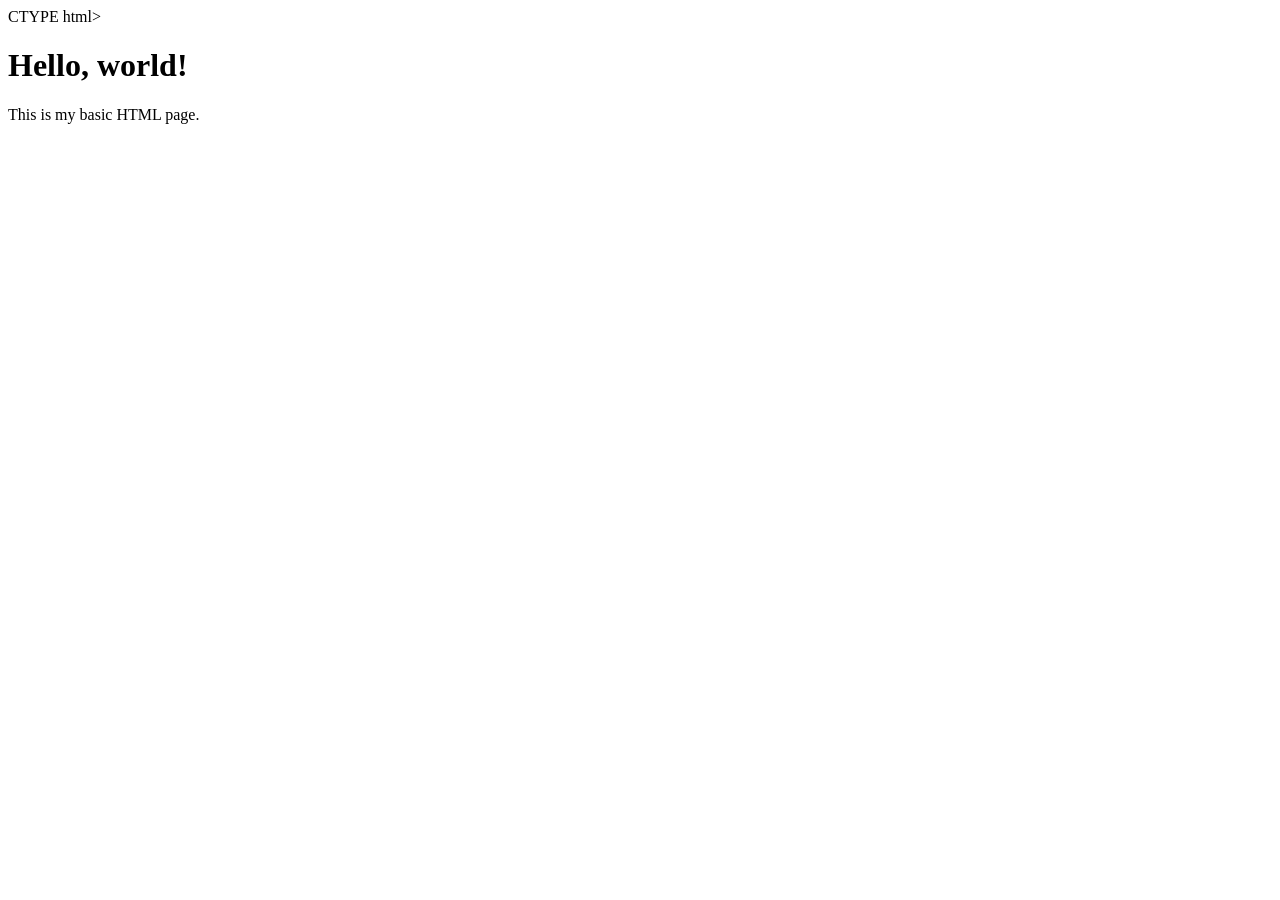
<file: index.html>
CTYPE html>
<html lang="en">
	<head>
		    <meta charset="UTF-8">
		        <meta name="viewport" content="width=device-width, initial-scale=1.0">
			    <title>My First Webpage</title>
	</head>
	<body>

		    <h1>Hello, world!</h1>
		        <p>This is my basic HTML page.</p>

	</body>
</html>
</file>
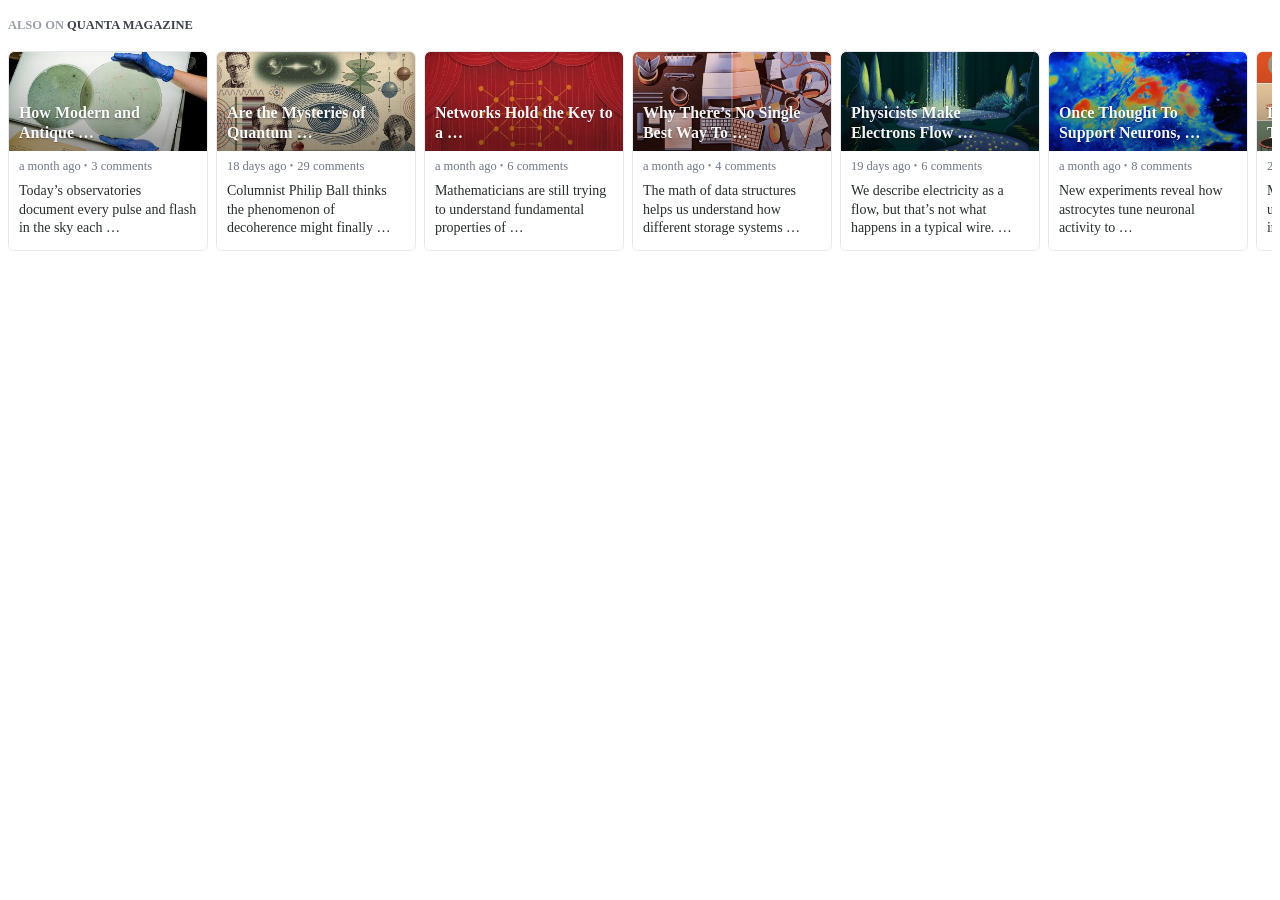
<file: The Year in Computer Science _ Quanta Magazine_files/saved_resource.html>
<!DOCTYPE html>
<!-- saved from url=(0375)https://disqus.com/recommendations/?base=default&f=quanta-mag&t_i=157326%20https%3A%2F%2Fwww.quantamagazine.org%2F%3Fp%3D157326&t_u=https%3A%2F%2Fwww.quantamagazine.org%2Fthe-year-in-computer-science-20251216%2F&t_e=The%20Year%20in%20Computer%20Science&t_d=The%20Year%20in%20Computer%20Science&t_t=The%20Year%20in%20Computer%20Science#version=7c8fc5e0c111c03f9a451359bf746ed6 -->
<html lang="en" dir="ltr" class="js no-touch localstorage sessionstorage contenteditable use-opacity-transitions" style="color-scheme: normal;"><!--<![endif]--><head><meta http-equiv="Content-Type" content="text/html; charset=UTF-8">
    <title>Disqus Recommendations</title>

    
    <meta name="viewport" content="width=device-width, initial-scale=1, maximum-scale=1, user-scalable=no">
    <meta http-equiv="X-UA-Compatible" content="IE=edge">

    <style>
        .alert--warning {
            border-radius: 3px;
            padding: 10px 15px;
            margin-bottom: 10px;
            background-color: #FFE070;
            color: #A47703;
        }

        .alert--warning a,
        .alert--warning a:hover,
        .alert--warning strong {
            color: #A47703;
            font-weight: bold;
        }

        .alert--error p,
        .alert--warning p {
            margin-top: 5px;
            margin-bottom: 5px;
        }
        
        </style>
    
    <style>
        
        html {
            overflow: hidden;
        }
        

        #error {
            display: none;
        }

        .clearfix:after {
            content: "";
            display: block;
            height: 0;
            clear: both;
            visibility: hidden;
        }

        
    </style>

<script crossorigin="anonymous" id="bootstrap-script" data-app="recommendations" src="./recommendations.load.7c8fc5e0c111c03f9a451359bf746ed6.js.download"></script><meta http-equiv="Content-Security-Policy" content="script-src https:;"><link rel="stylesheet" href="./recommendations.8a7bf6fda2d899f3cf4172f2429f6980.css"><script type="text/javascript" charset="utf-8" async="" data-requirecontext="_" data-requiremodule="recommendations/main" src="./recommendations.bundle.7d5a4a2c44fea3fe3359fe8168b75273.js.download"></script><script type="text/javascript" charset="utf-8" async="" data-requirecontext="_" data-requiremodule="remote/config" src="./config.js.download"></script></head>
<body class="serif light-anchor">
    

    
    <div id="error" class="alert--error">
        <p>We were unable to load Disqus Recommendations. If you are a moderator please see our <a href="https://docs.disqus.com/help/83/"> troubleshooting guide</a>. </p>
    </div>

    
    <script type="text/json" id="disqus-forumData">{"session":{"canModerate":false,"audienceSyncVerified":false,"mustVerify":false,"canReply":true,"mustVerifyEmail":false},"forum":{"aetBannerConfirmation":null,"founder":"243750581","twitterName":null,"commentsLinkOne":"1","guidelines":null,"disableDisqusBrandingOnPolls":false,"commentsLinkZero":" ","disableDisqusBranding":false,"id":"quanta-mag","createdAt":"2017-05-15T12:56:17.587492","category":"News","aetBannerEnabled":false,"aetBannerTitle":null,"raw_guidelines":null,"initialCommentCount":null,"votingType":null,"daysUnapproveNewUsers":null,"installCompleted":true,"moderatorBadgeText":"","commentPolicyText":null,"aetEnabled":false,"channel":null,"sort":4,"description":"\u003cp>Quanta Magazine is an editorially independent online publication launched by the Simons Foundation to enhance public understanding of science. Why Quanta? Albert Einstein called photons \u201cquanta of light.\u201d Our goal is to \u201cilluminate science.\u201d\u003c/p>","organizationHasBadges":true,"newPolicy":true,"raw_description":"Quanta Magazine is an editorially independent online publication launched by the Simons Foundation to enhance public understanding of science. Why Quanta? Albert Einstein called photons \u201cquanta of light.\u201d Our goal is to \u201cilluminate science.\u201d","customFont":null,"language":"en","adsReviewStatus":1,"commentsPlaceholderTextEmpty":null,"daysAlive":0,"forumCategory":{"date_added":"2016-01-28T01:54:31","id":7,"name":"News"},"linkColor":null,"colorScheme":"auto","pk":"5131328","commentsPlaceholderTextPopulated":null,"permissions":{},"commentPolicyLink":null,"aetBannerDescription":null,"favicon":{"permalink":"https://disqus.com/api/forums/favicons/quanta-mag.jpg","cache":"//a.disquscdn.com/1770237905/images/favicon-default.png"},"name":"Quanta Magazine","commentsLinkMultiple":"{num}","settings":{"threadRatingsEnabled":false,"adsDRNativeEnabled":false,"behindClickEnabled":false,"disable3rdPartyTrackers":true,"adsVideoEnabled":false,"adsProductVideoEnabled":false,"adsPositionBottomEnabled":false,"ssoRequired":false,"contextualAiPollsEnabled":false,"unapproveLinks":false,"adsPositionRecommendationsEnabled":false,"adsEnabled":false,"adsProductLinksThumbnailsEnabled":false,"hasCustomAvatar":false,"organicDiscoveryEnabled":true,"adsProductDisplayEnabled":false,"adsProductLinksEnabled":false,"audienceSyncEnabled":false,"threadReactionsEnabled":false,"linkAffiliationEnabled":false,"adsPositionAiPollsEnabled":false,"disableSocialShare":false,"adsPositionTopEnabled":false,"adsProductStoriesEnabled":false,"sidebarEnabled":false,"adultContent":false,"allowAnonVotes":false,"gifPickerEnabled":true,"mustVerify":true,"badgesEnabled":false,"mustVerifyEmail":true,"allowAnonPost":false,"unapproveNewUsersEnabled":false,"mediaembedEnabled":true,"aiPollsEnabled":false,"userIdentityDisabled":false,"adsPositionPollEnabled":false,"discoveryLocked":false,"validateAllPosts":true,"adsSettingsLocked":false,"isVIP":false,"adsPositionInthreadEnabled":false},"organizationId":3853960,"typeface":"auto","url":"https://www.quantamagazine.org/","daysThreadAlive":0,"avatar":{"small":{"permalink":"https://disqus.com/api/forums/avatars/quanta-mag.jpg?size=32","cache":"//a.disquscdn.com/1770237905/images/noavatar32.png"},"large":{"permalink":"https://disqus.com/api/forums/avatars/quanta-mag.jpg?size=92","cache":"//a.disquscdn.com/1770237905/images/noavatar92.png"}},"signedUrl":"https://disq.us/?url=https%3A%2F%2Fwww.quantamagazine.org%2F&key=rzb73S_HKwZFgGXTX1oQYQ"}}</script>
    <script type="text/json" id="disqus-recommendationSettings">{"maxAgeDays":0,"titleHidden":false,"placement":"top","recommendationsEnabled":true,"metaComments":true,"disableOverlay":false,"contentPreview":true,"metaDate":true,"id":856}</script>

    <div id="fixed-content"></div>


    
        
        
        <script>!function () {
            var d = document;
            var toH = d.head.appendChild.bind(d.head);

            var v = window.location.href.match(/[#&?]version=([0-9a-f]{32})/);
            var src = 'https://c.disquscdn.com/next/recommendations/recommendations.load';
            if (v)
                src += '.' + v[1];
            src += '.js';

            var s = d.createElement('script');
            s.crossOrigin = 'anonymous';
            s.id = 'bootstrap-script';
            s.setAttribute('data-app', 'recommendations');
            s.src = src;
            toH(s);

            var m = d.createElement('meta');
            m.setAttribute('http-equiv', 'Content-Security-Policy');
            m.setAttribute('content', "script-src https:;");
            toH(m);
        }();</script>
    


<script src="./common.bundle.e89a8ddb7999853b835039ecc0277e6e.js.download"></script><div id="recommendations-layout" class="recommendations-layout" data-tracking-area="recommendations-layout"><div class="post-list" style="height: auto; visibility: visible;"><div class="recommendations-wrapper" style="width: 100%;"><div id="recommend-main-c9" class="recommend-main  "><section id="col-organic-c21" class="col-organic"><header id="recommendations-header" class="recommend-col-header"><h2 class="recommendations-unit-title">Also on <strong class="recommendations-forum">Quanta Magazine</strong></h2></header><div class="recommendations-unit"><div class="recommendation-container"><button class="scroll-btn scroll-left" data-action="scroll-left" tabindex="-1">❮</button><div class="recommend-wrapper"><div class="recommend-posts" data-role="recommend-posts"><div class="recommend-post post-0" id="recommend-link-organic-10901598195" data-role="recommended-post" data-link="https://www.quantamagazine.org/how-pairing-modern-telescopes-with-antique-technology-reveals-a-dynamic-cosmos-20260202/" tabindex="0"><header class="recommend-post-header"><div class="recommend-image-wrapper"><img src="./get" alt="How Modern and Antique Technologies Reveal a Dynamic Cosmos" title="How Modern and Antique Technologies Reveal a Dynamic Cosmos"><span class="overlay"></span></div><h3 class="recommend-post-title" title="How Modern and Antique Technologies Reveal a Dynamic Cosmos"><span data-role="recommend-thread-title" class="title line-truncate" data-line-truncate="3" data-content="How Modern and Antique Technologies Reveal a Dynamic Cosmos">How Modern and Antique …</span></h3></header><ul class="meta"><li class="time">a month ago</li> <li class="comments">3 comments </li></ul><div class="content-preview-wrapper"><div class="recommend-content"><span data-role="recommend-description-snippet" class="line-truncate" data-line-truncate="5">Today’s observatories document every pulse and flash in the sky each …</span></div></div></div><div class="recommend-post post-1" id="recommend-link-organic-10925410570" data-role="recommended-post" data-link="https://www.quantamagazine.org/are-the-mysteries-of-quantum-mechanics-beginning-to-dissolve-20260213/" tabindex="0"><header class="recommend-post-header"><div class="recommend-image-wrapper"><img src="./get(1)" alt="Are the Mysteries of Quantum Mechanics Beginning To Dissolve?" title="Are the Mysteries of Quantum Mechanics Beginning To Dissolve?"><span class="overlay"></span></div><h3 class="recommend-post-title" title="Are the Mysteries of Quantum Mechanics Beginning To Dissolve?"><span data-role="recommend-thread-title" class="title line-truncate" data-line-truncate="3" data-content="Are the Mysteries of Quantum Mechanics Beginning To Dissolve?">Are the Mysteries of Quantum …</span></h3></header><ul class="meta"><li class="time">18 days ago</li> <li class="comments">29 comments </li></ul><div class="content-preview-wrapper"><div class="recommend-content"><span data-role="recommend-description-snippet" class="line-truncate" data-line-truncate="5">Columnist Philip Ball thinks the phenomenon of decoherence might finally …</span></div></div></div><div class="recommend-post post-2" id="recommend-link-organic-10897249111" data-role="recommended-post" data-link="https://www.quantamagazine.org/networks-hold-the-key-to-a-decades-old-problem-about-waves-20260128/" tabindex="0"><header class="recommend-post-header"><div class="recommend-image-wrapper"><img src="./get(2)" alt="Networks Hold the Key to a Decades-Old Problem About Waves" title="Networks Hold the Key to a Decades-Old Problem About Waves"><span class="overlay"></span></div><h3 class="recommend-post-title" title="Networks Hold the Key to a Decades-Old Problem About Waves"><span data-role="recommend-thread-title" class="title line-truncate" data-line-truncate="3" data-content="Networks Hold the Key to a Decades-Old Problem About Waves">Networks Hold the Key to a …</span></h3></header><ul class="meta"><li class="time">a month ago</li> <li class="comments">6 comments </li></ul><div class="content-preview-wrapper"><div class="recommend-content"><span data-role="recommend-description-snippet" class="line-truncate" data-line-truncate="5">Mathematicians are still trying to understand fundamental properties of …</span></div></div></div><div class="recommend-post post-3" id="recommend-link-organic-10879324778" data-role="recommended-post" data-link="https://www.quantamagazine.org/why-theres-no-single-best-way-to-store-information-20260116/" tabindex="0"><header class="recommend-post-header"><div class="recommend-image-wrapper"><img src="./get(3)" alt="Why There’s No Single Best Way To Store Information" title="Why There’s No Single Best Way To Store Information"><span class="overlay"></span></div><h3 class="recommend-post-title" title="Why There’s No Single Best Way To Store Information"><span data-role="recommend-thread-title" class="title line-truncate" data-line-truncate="3" data-content="Why There’s No Single Best Way To Store Information">Why There’s No Single Best Way To …</span></h3></header><ul class="meta"><li class="time">a month ago</li> <li class="comments">4 comments </li></ul><div class="content-preview-wrapper"><div class="recommend-content"><span data-role="recommend-description-snippet" class="line-truncate" data-line-truncate="5">The math of data structures helps us understand how different storage systems …</span></div></div></div><div class="recommend-post post-4" id="recommend-link-organic-10922561106" data-role="recommended-post" data-link="https://www.quantamagazine.org/physicists-make-electrons-flow-like-water-20260211/" tabindex="0"><header class="recommend-post-header"><div class="recommend-image-wrapper"><img src="./get(4)" alt="Physicists Make Electrons Flow Like Water" title="Physicists Make Electrons Flow Like Water"><span class="overlay"></span></div><h3 class="recommend-post-title" title="Physicists Make Electrons Flow Like Water"><span data-role="recommend-thread-title" class="title line-truncate" data-line-truncate="3" data-content="Physicists Make Electrons Flow Like Water">Physicists Make Electrons Flow …</span></h3></header><ul class="meta"><li class="time">19 days ago</li> <li class="comments">6 comments </li></ul><div class="content-preview-wrapper"><div class="recommend-content"><span data-role="recommend-description-snippet" class="line-truncate" data-line-truncate="5">We describe electricity as a flow, but that’s not what happens in a typical wire. …</span></div></div></div><div class="recommend-post post-5" id="recommend-link-organic-10900313352" data-role="recommended-post" data-link="https://www.quantamagazine.org/once-thought-to-support-neurons-astrocytes-turn-out-to-be-in-charge-20260130/" tabindex="0"><header class="recommend-post-header"><div class="recommend-image-wrapper"><img src="./get(5)" alt="Once Thought To Support Neurons, Astrocytes Turn Out To Be in Charge" title="Once Thought To Support Neurons, Astrocytes Turn Out To Be in Charge"><span class="overlay"></span></div><h3 class="recommend-post-title" title="Once Thought To Support Neurons, Astrocytes Turn Out To Be in Charge"><span data-role="recommend-thread-title" class="title line-truncate" data-line-truncate="3" data-content="Once Thought To Support Neurons, Astrocytes Turn Out To Be in Charge">Once Thought To Support Neurons, …</span></h3></header><ul class="meta"><li class="time">a month ago</li> <li class="comments">8 comments </li></ul><div class="content-preview-wrapper"><div class="recommend-content"><span data-role="recommend-description-snippet" class="line-truncate" data-line-truncate="5">New experiments reveal how astrocytes tune neuronal activity to …</span></div></div></div><div class="recommend-post post-6" id="recommend-link-organic-10914355008" data-role="recommended-post" data-link="https://www.quantamagazine.org/new-proof-completes-century-long-quest-to-tame-some-of-maths-unruliest-equations-20260206/" tabindex="0"><header class="recommend-post-header"><div class="recommend-image-wrapper"><img src="./get(6)" alt="Long-Sought Proof Tames Some of Math’s Unruliest Equations" title="Long-Sought Proof Tames Some of Math’s Unruliest Equations"><span class="overlay"></span></div><h3 class="recommend-post-title" title="Long-Sought Proof Tames Some of Math’s Unruliest Equations"><span data-role="recommend-thread-title" class="title line-truncate" data-line-truncate="3" data-content="Long-Sought Proof Tames Some of Math’s Unruliest Equations">Long-Sought Proof Tames Some of …</span></h3></header><ul class="meta"><li class="time">24 days ago</li> <li class="comments">11 comments </li></ul><div class="content-preview-wrapper"><div class="recommend-content"><span data-role="recommend-description-snippet" class="line-truncate" data-line-truncate="5">Mathematicians finally understand the behavior of an important class of …</span></div></div></div><div class="recommend-post post-7" id="recommend-link-organic-10890753302" data-role="recommended-post" data-link="https://www.quantamagazine.org/monster-neutrino-could-be-a-messenger-of-ancient-black-holes-20260123/" tabindex="0"><header class="recommend-post-header"><div class="recommend-image-wrapper"><img src="./get(7)" alt="Monster Neutrino Could Be a Messenger of Ancient Black Holes" title="Monster Neutrino Could Be a Messenger of Ancient Black Holes"><span class="overlay"></span></div><h3 class="recommend-post-title" title="Monster Neutrino Could Be a Messenger of Ancient Black Holes"><span data-role="recommend-thread-title" class="title line-truncate" data-line-truncate="3" data-content="Monster Neutrino Could Be a Messenger of Ancient Black Holes">Monster Neutrino Could Be a …</span></h3></header><ul class="meta"><li class="time">a month ago</li> <li class="comments">5 comments </li></ul><div class="content-preview-wrapper"><div class="recommend-content"><span data-role="recommend-description-snippet" class="line-truncate" data-line-truncate="5">Primordial black holes could rewrite our understanding of dark matter and the …</span></div></div></div></div></div><button class="scroll-btn scroll-right" data-action="scroll-right" tabindex="-1">❯</button></div></div></section></div></div></div></div></body></html>
</file>
<file: The Year in Computer Science _ Quanta Magazine_files/recommendations.8a7bf6fda2d899f3cf4172f2429f6980.css>
*{box-sizing:border-box}html.mobile.touch .scroll-btn{display:none}html.mobile.no-touch .scroll-btn{opacity:1!important}body{background:0 0;color:#2a2e2e;font-family:"Helvetica Neue",arial,sans-serif;font-size:15px;-webkit-font-smoothing:antialiased;-moz-osx-font-smoothing:grayscale}body.dark{color:#fff}a{text-decoration:none;color:#288ce4;transition:color linear .1s}a:hover{color:#1977ca}a:active,a:hover{text-decoration:none}button::-moz-focus-inner{border:0}p{margin:0 0 1.5em}h2,h3,strong,strong a{font-weight:700}.sans-serif,.sans-serif input,.sans-serif select,.sans-serif textarea{font-family:"Helvetica Neue",arial,sans-serif}.serif,.serif input,.serif select,.serif textarea{font-family:Georgia,Times,serif}[dir=rtl],[dir=rtl] *{font-family:Tahoma,Geneva,"Helvetica Neue",Helvetica,Arial,Verdana,sans-serif}.recommendations-layout .post-list{-webkit-backface-visibility:hidden;backface-visibility:hidden}.recommendations-layout .post-list--in-embed{display:-ms-flexbox;display:flex}.recommendations-layout .post-list--mobile{-ms-flex-direction:column;flex-direction:column}.recommendations-layout .alert--error{line-height:1.4;border-radius:4px;margin:16px;padding:16px}.recommendations-wrapper{display:-ms-flexbox;display:flex;width:100%;max-width:100vw}.recommendations-wrapper .recommend-main{display:inline-block;position:relative;color:#2a2e2e;font-size:14px;clear:both;width:100%}.recommendations-wrapper .recommend-main:hover .scroll-btn{opacity:1}.recommendations-wrapper .recommend-main.no-meta .recommend-content,.recommendations-wrapper .recommend-main.no-meta .recommend-top-comment-wrapper{max-height:calc(5.2em);padding-top:2px}.recommendations-wrapper .recommend-main.no-meta.has-preview-title .recommend-content,.recommendations-wrapper .recommend-main.no-meta.has-preview-title .recommend-content .recommend-post-title{max-height:calc(5em)}.recommendations-wrapper .recommend-main .scroll-btn{position:absolute;background:rgba(255,255,255,.7);color:rgba(0,0,0,.55);font-size:36px;line-height:.9;height:50px;top:calc(50% - 25px);border:1px solid #e7e9ee;border-radius:3px;padding:8px;-webkit-backdrop-filter:blur(2px);backdrop-filter:blur(2px);opacity:0;transition:all 250ms ease-in-out;cursor:pointer;outline:0;z-index:99999}.recommendations-wrapper .recommend-main .scroll-btn:hover{background:rgba(255,255,255,.8);color:rgba(0,0,0,.65);-webkit-backdrop-filter:blur(6px);backdrop-filter:blur(6px);opacity:1}.recommendations-wrapper .recommend-main .scroll-btn.scroll-left{left:0;border-top-left-radius:0;border-bottom-left-radius:0;padding-left:4px}.recommendations-wrapper .recommend-main .scroll-btn.scroll-right{right:0;border-top-right-radius:0;border-bottom-right-radius:0;padding-right:4px}.recommend-col-header{margin-bottom:12px}.recommend-col-header .recommendations-unit-title{font-size:12.5px;font-weight:700;text-transform:uppercase;color:rgba(101,108,122,.65)}.recommend-col-header .recommendations-unit-title .recommendations-forum{color:#3d424a}@media screen and (max-width:480px){.recommend-col-header{margin-bottom:.4em}}.recommend-wrapper{display:-ms-flexbox;display:flex;-ms-flex-flow:row nowrap;flex-flow:row nowrap;-ms-flex-align:center;align-items:center;-ms-flex-pack:justify;justify-content:space-between;overflow-x:auto;overflow-y:visible;white-space:nowrap;margin:4px auto 10px;padding-top:2px;-ms-overflow-style:none;scrollbar-width:none}.recommend-wrapper::-webkit-scrollbar{display:none}.recommend-post{position:relative;display:inline-block;background:#fff;width:200px;height:200px;border:1px solid #e7e9ee;border-radius:6px;-ms-flex-pack:justify;justify-content:space-between;vertical-align:middle;transform:translate3d(0,0,0);transition:all .2s ease-in-out;margin:0 4px;cursor:pointer;transform-style:preserve-3d;-webkit-backface-visibility:hidden;backface-visibility:hidden;perspective:1000}.recommend-post:first-child{margin-left:0}.recommend-post:last-child{margin-right:0}.recommend-post:focus,.recommend-post:hover{transform:translate3d(0,-2px,0)}.recommend-post:focus{outline-offset:-3px}.recommend-post:focus:not(:focus-visible){border:1px solid #e7e9ee}.recommend-post:focus-visible{border:2px solid #2e9fff;border-radius:calc(4px)}.recommend-post:focus-visible .overlay,.recommend-post:focus-visible .recommend-image-wrapper{border-radius:calc(4px)}.recommend-post .recommend-post-header{position:relative;width:100%;height:50%;overflow:hidden;transition:all .2s linear}.recommend-post .recommend-post-header .recommend-image-wrapper{position:relative;width:100%;height:100%;border-top-left-radius:5px;border-top-right-radius:5px;overflow:hidden;transition:all .2s ease-in-out;-webkit-mask-image:-webkit-radial-gradient(white,black)}.recommend-post .recommend-post-header .recommend-image-wrapper img{position:absolute;left:50%;top:50%;width:100%;height:calc(100px);object-fit:cover;transform:translate(-50%,-50%);transition:all .2s linear}.recommend-post .recommend-post-header .recommend-image-wrapper .overlay{position:absolute;background:linear-gradient(to top,rgba(0,0,0,.35) 10%,rgba(0,0,0,.1) 60%,transparent 90%);width:100%;height:100%;top:0;left:0}.recommend-post .recommend-top-comment-wrapper{display:block}.recommend-post .recommend-post-title{position:absolute;color:rgba(255,255,255,.95);font-size:16px;text-shadow:0 .5px 2px rgba(0,0,0,.35);width:90%;left:5%;bottom:0;white-space:normal;margin:8px auto;display:block;line-height:1.25;max-height:calc(2.5em);overflow:hidden;transition:all 150ms ease-in-out,font-size 0s ease-in-out}.recommend-post a.title{font-size:16px;font-weight:700;word-wrap:break-word;line-height:1.25}.recommend-post .meta{color:#717888;font-size:12.5px;width:90%;margin:8px 5% 0;padding:0;padding-inline-start:0;text-overflow:ellipsis;overflow:hidden;transition:all 150ms linear 50ms}.recommend-post .meta li{display:inline;font-weight:500;line-height:1.2}.recommend-post .meta li:not(:first-child)::before{content:'\2022';position:relative;font-size:10px;top:-1px;padding-right:4px;opacity:.9}.recommend-post .content-preview-wrapper,.recommend-post .top-comment{color:#2a2e2e;display:inline-block;width:90%;margin:6px 5%;font-size:14px}.recommend-post .content-preview-wrapper .top-comment-header,.recommend-post .top-comment .top-comment-header{display:-ms-flexbox;display:flex;-ms-flex-direction:row;flex-direction:row;-ms-flex-wrap:nowrap;flex-wrap:nowrap;-ms-flex-align:center;align-items:center;width:100%;height:30px;margin-bottom:8px}.recommend-post .content-preview-wrapper .top-comment-header .top-comment-avatar-wrapper,.recommend-post .top-comment .top-comment-header .top-comment-avatar-wrapper{position:relative;min-width:30px;min-height:30px;border-radius:50%;margin-right:8px;overflow:hidden}.recommend-post .content-preview-wrapper .top-comment-header .top-comment-avatar-wrapper img,.recommend-post .top-comment .top-comment-header .top-comment-avatar-wrapper img{position:absolute;width:30px;top:50%;left:50%;object-fit:cover;transform:translate(-50%,-50%)}.recommend-post .content-preview-wrapper .top-comment-header .user,.recommend-post .top-comment .top-comment-header .user{font-size:12.5px;font-weight:600;text-overflow:ellipsis;overflow:hidden;transition:all .2s ease-in-out}.recommend-post .content-preview-wrapper .recommend-content,.recommend-post .content-preview-wrapper .recommend-top-comment-wrapper,.recommend-post .top-comment .recommend-content,.recommend-post .top-comment .recommend-top-comment-wrapper{line-height:1.3;max-height:calc(3.9em);padding-top:0;margin-top:2px;white-space:pre-wrap;text-overflow:ellipsis;overflow:hidden}.recommend-post .content-preview-wrapper .recommend-content .recommend-post-title,.recommend-post .content-preview-wrapper .recommend-top-comment-wrapper .recommend-post-title,.recommend-post .top-comment .recommend-content .recommend-post-title,.recommend-post .top-comment .recommend-top-comment-wrapper .recommend-post-title{position:relative;color:rgba(0,0,0,.65);color:#2a2e2e;font-weight:500;text-shadow:none;width:100%;left:0;margin-top:0}.recommend-post .content-preview-wrapper p,.recommend-post .top-comment p{display:block;color:#494e58;font-size:14px;line-height:1.3;margin-bottom:0;white-space:pre-wrap}.recommendations-unit{display:-ms-flexbox;display:flex;-ms-flex-direction:row;flex-direction:row;-ms-flex-align:center;align-items:center}.recommendations-unit .recommendation-container{-ms-flex:1 0 0%;flex:1 0 0%;width:100%;min-width:0}.recommend-main.no-preview .recommend-post{height:200px}.recommend-main.no-preview .recommend-post .recommend-post-header{height:100%}.recommend-main.no-preview .recommend-post .recommend-post-header .recommend-image-wrapper{height:100%;border-radius:calc(5px)}.recommend-main.no-preview .recommend-post .recommend-post-header .recommend-image-wrapper img{width:auto;min-width:100%;min-height:200px}.recommend-main.no-preview .recommend-post .recommend-post-header .recommend-image-wrapper .overlay{background:linear-gradient(to top,rgba(0,0,0,.5) 20%,transparent);border-radius:calc(5px)}.recommend-main.no-preview .recommend-post .recommend-post-header .recommend-post-title{font-size:22px;max-height:calc(3.75em);margin-bottom:16px}.recommend-main.no-preview .recommend-post .meta{position:absolute;font-size:13px;color:rgba(255,255,255,.95);bottom:45%}.recommend-main.no-preview .recommend-post .content-preview-wrapper{display:none}@media (max-width:480px){.recommend-main .recommend-post{height:200px}.recommend-main .recommend-post .recommend-post-header{height:100%}.recommend-main .recommend-post .recommend-post-header .recommend-image-wrapper{height:100%;border-radius:calc(5px)}.recommend-main .recommend-post .recommend-post-header .recommend-image-wrapper img{width:auto;min-width:100%;min-height:200px}.recommend-main .recommend-post .recommend-post-header .recommend-image-wrapper .overlay{background:linear-gradient(to top,rgba(0,0,0,.5) 20%,transparent);border-radius:calc(5px)}.recommend-main .recommend-post .recommend-post-header .recommend-post-title{font-size:22px;max-height:calc(3.75em);margin-bottom:16px}.recommend-main .recommend-post .meta{position:absolute;font-size:13px;color:rgba(255,255,255,.95);bottom:45%}.recommend-main .recommend-post .content-preview-wrapper{display:none}}.dark .recommend-col-header .recommendations-unit-title{color:rgba(255,255,255,.75)}.dark .recommend-col-header .recommendations-unit-title .recommendations-forum{color:#fff}.dark .recommendations-wrapper .recommend-main .scroll-btn{background:rgba(31,31,31,.85);color:rgba(255,255,255,.75);border-color:rgba(31,31,31,.85)}.dark .recommendations-wrapper .recommend-main .scroll-btn:hover{background:rgba(31,31,31,.95);color:rgba(255,255,255,.9);border-color:rgba(31,31,31,.9)}.dark .recommend-post{background:rgba(255,255,255,.08);border:1px solid rgba(255,255,255,.05)}.dark .recommend-post:focus:not(:focus-visible){border:1px solid rgba(255,255,255,.05)}.dark .recommend-post:focus-visible{border:2px solid #2e9fff;border-radius:calc(4px)}.dark .recommend-post .meta{color:rgba(255,255,255,.5)}@media (max-width:480px){.dark .recommend-post .meta{color:rgba(255,255,255,.75)}}.dark .recommend-post .content-preview-wrapper .recommend-content,.dark .recommend-post .content-preview-wrapper .recommend-content .recommend-post-title,.dark .recommend-post .content-preview-wrapper .top-comment{color:rgba(255,255,255,.9)}.dark .recommend-post spoiler{background:rgba(255,255,255,.2)}.media-container img{border-radius:3px;display:block;max-width:100%;max-height:480px;z-index:-1}.media-button{text-align:left;font-size:10px;padding:3px 5px 4px 0;border-radius:5px;border-style:solid;border-width:2px}.media-content-placeholder{display:none;position:relative;width:auto;max-width:100%}.media-content-placeholder.media-video{width:100%}.media-button-contract,.media-button-expand{display:none}.media-container{display:none}.media-container.media-activated,.media-container.media-mode-deferred,.media-container.media-show-buttons{display:block}.media-show-buttons .media-button-expand{display:inline-block;cursor:zoom-in}.media-show-buttons .media-button-contract{display:none;margin-bottom:15px;cursor:zoom-out}.media-show-buttons .media-button-contract i,.media-show-buttons .media-button-expand i{font-size:8px;color:#fff;padding:4px 5px 4px 4px;margin-right:2px}.media-activated .media-content-placeholder{display:block;clear:both}.media-show-buttons.media-activated .media-button-contract{display:inline-block}.media-show-buttons.media-activated .media-button-expand{display:none}.media-mode-deferred .media-content-placeholder{display:block}.media-mode-deferred.media-show-buttons .media-button-contract,.media-mode-deferred.media-show-buttons .media-button-expand{display:none}.media-content-loader{display:none;height:300px;text-align:center;background:url(https://c.disquscdn.com/next/recommendations/assets/img/loader.ba7c86e8b4b6135bb668d05223f8f127.gif) no-repeat center center}.media-loading.media-activated .media-content-placeholder{display:none}.media-loading.media-activated .media-content-loader{display:block}.media-loading.media-activated .media-Imgur{position:absolute}.media-content-placeholder{min-height:100px}.media-content-placeholder .media-force-load{position:absolute;left:0;top:0;right:0;bottom:0;display:block;border-radius:3px;border:2px solid rgba(0,39,59,.2);color:rgba(0,39,59,.2)!important}.media-content-placeholder .media-force-load i{width:100%;position:absolute;top:50%;font-size:32px;margin-top:-16px;text-align:center}.media-content-placeholder .media-force-load.youtube-play-overlay{display:-ms-flexbox;display:flex;-ms-flex-align:center;align-items:center;-ms-flex-pack:center;justify-content:center;border:none;color:transparent}.media-content-placeholder .media-force-load.youtube-play-overlay .youtube-play-button{background:red;border-radius:12px;width:90px;height:60px;display:block;padding:0;margin:0;box-shadow:0 4px 12px rgba(0,0,0,.4);opacity:.9;position:relative;font-size:0;top:auto;left:auto;text-align:center;transition:all .2s ease}.media-content-placeholder .media-force-load.youtube-play-overlay .youtube-play-button .youtube-play-triangle{position:absolute;top:50%;left:50%;transform:translate(-40%,-50%);width:0;height:0;border-style:solid;border-width:10px 0 10px 18px;border-color:transparent transparent transparent #fff;display:block}.media-content-placeholder .media-force-load.youtube-play-overlay:hover .youtube-play-button{opacity:1;transform:scale(1.1)}.media-Imgur{display:block!important;position:relative}.media-webpage{height:36px;border-left:5px solid;border-color:#7f919e;padding:0 0 0 15px;width:100%;display:inline-block}.media-webpage img{float:left;max-height:36px;max-width:36px}.media-webpage .media-webpage-title{padding-top:2px}.media-webpage .media-webpage-domain{padding-top:3px;font-size:80%;color:#656c7a}.post-media-link i{padding-right:4px}.post-media-link .post-media-link-domain{font-size:11px;color:#656c7a!important}spoiler{display:inline;background:#7f919e;color:transparent;padding:0 .5em}spoiler a{visibility:hidden;transition:none}spoiler .media-content-placeholder{background:#7f919e}spoiler:focus,spoiler:hover{background:#e7e9ee;color:inherit}spoiler:focus a,spoiler:hover a{visibility:visible}spoiler:focus .media-content-placeholder,spoiler:hover .media-content-placeholder{background:0 0}
</file>
